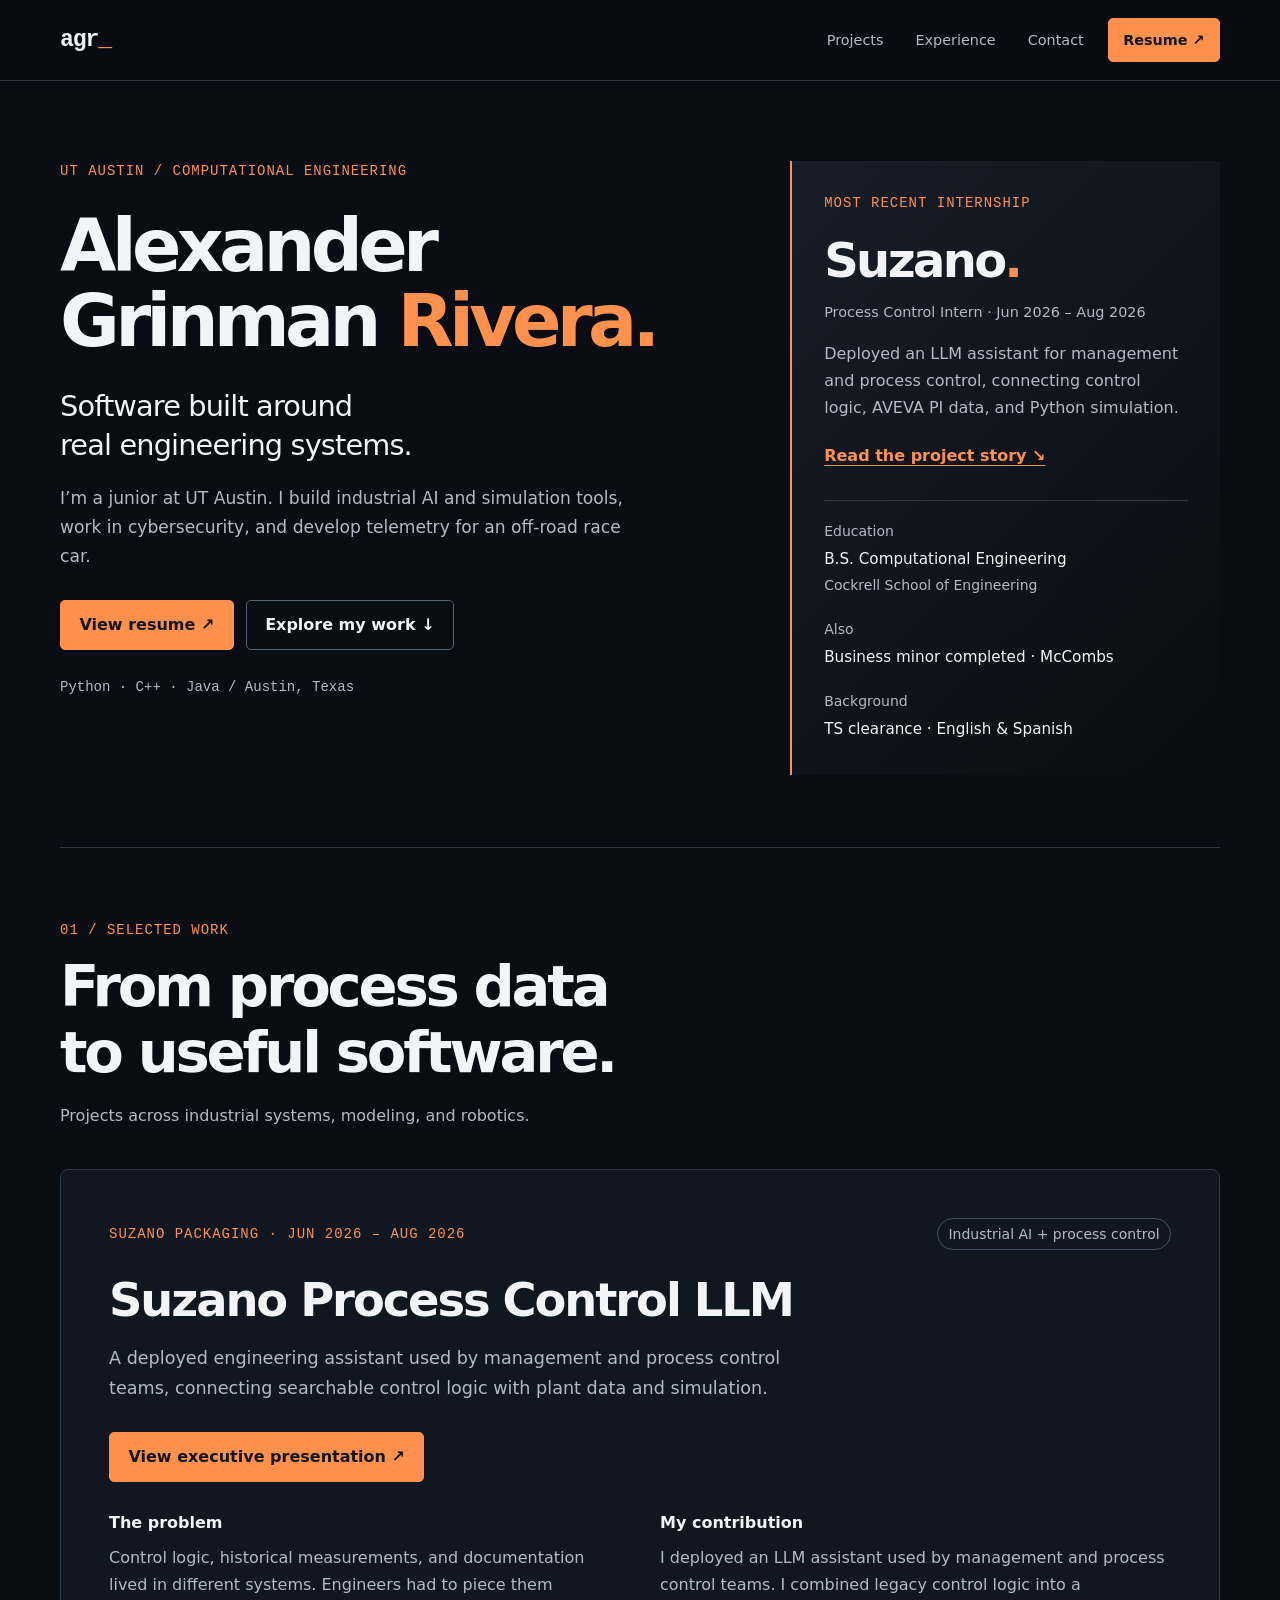
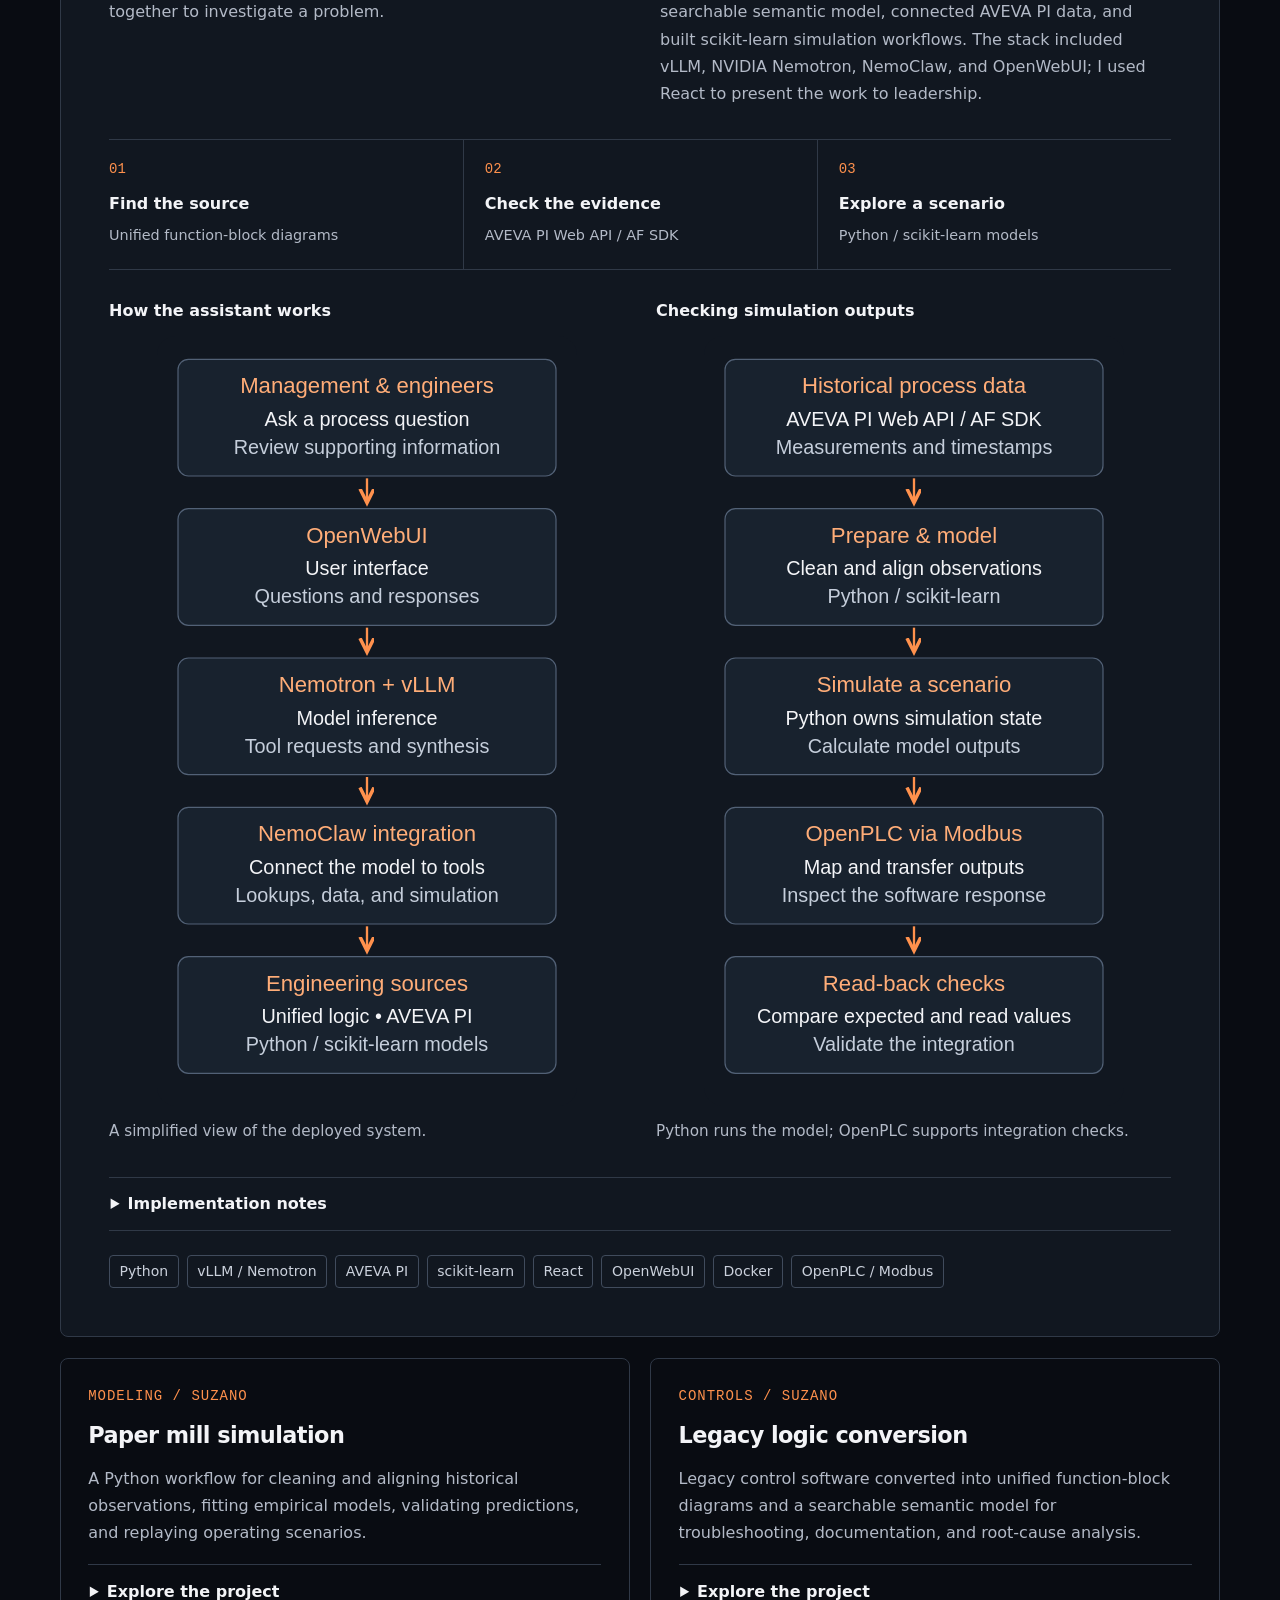
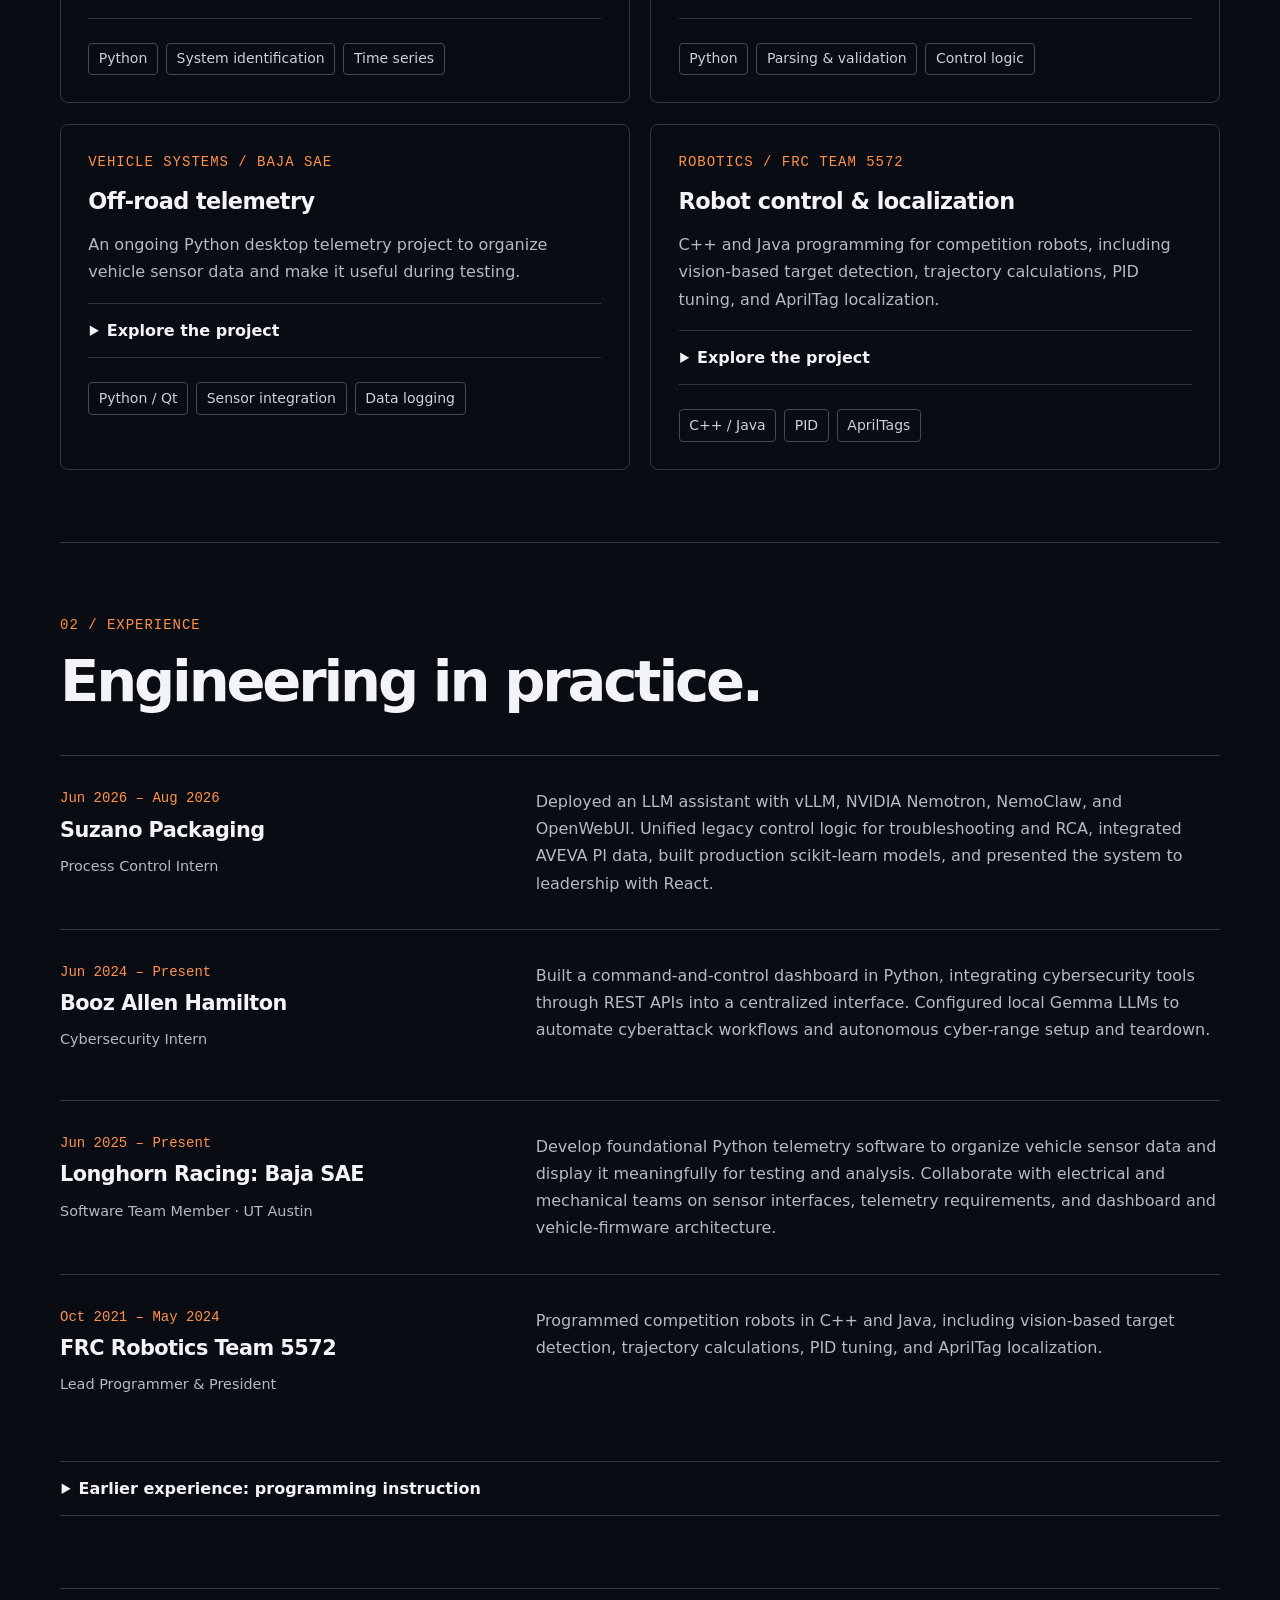
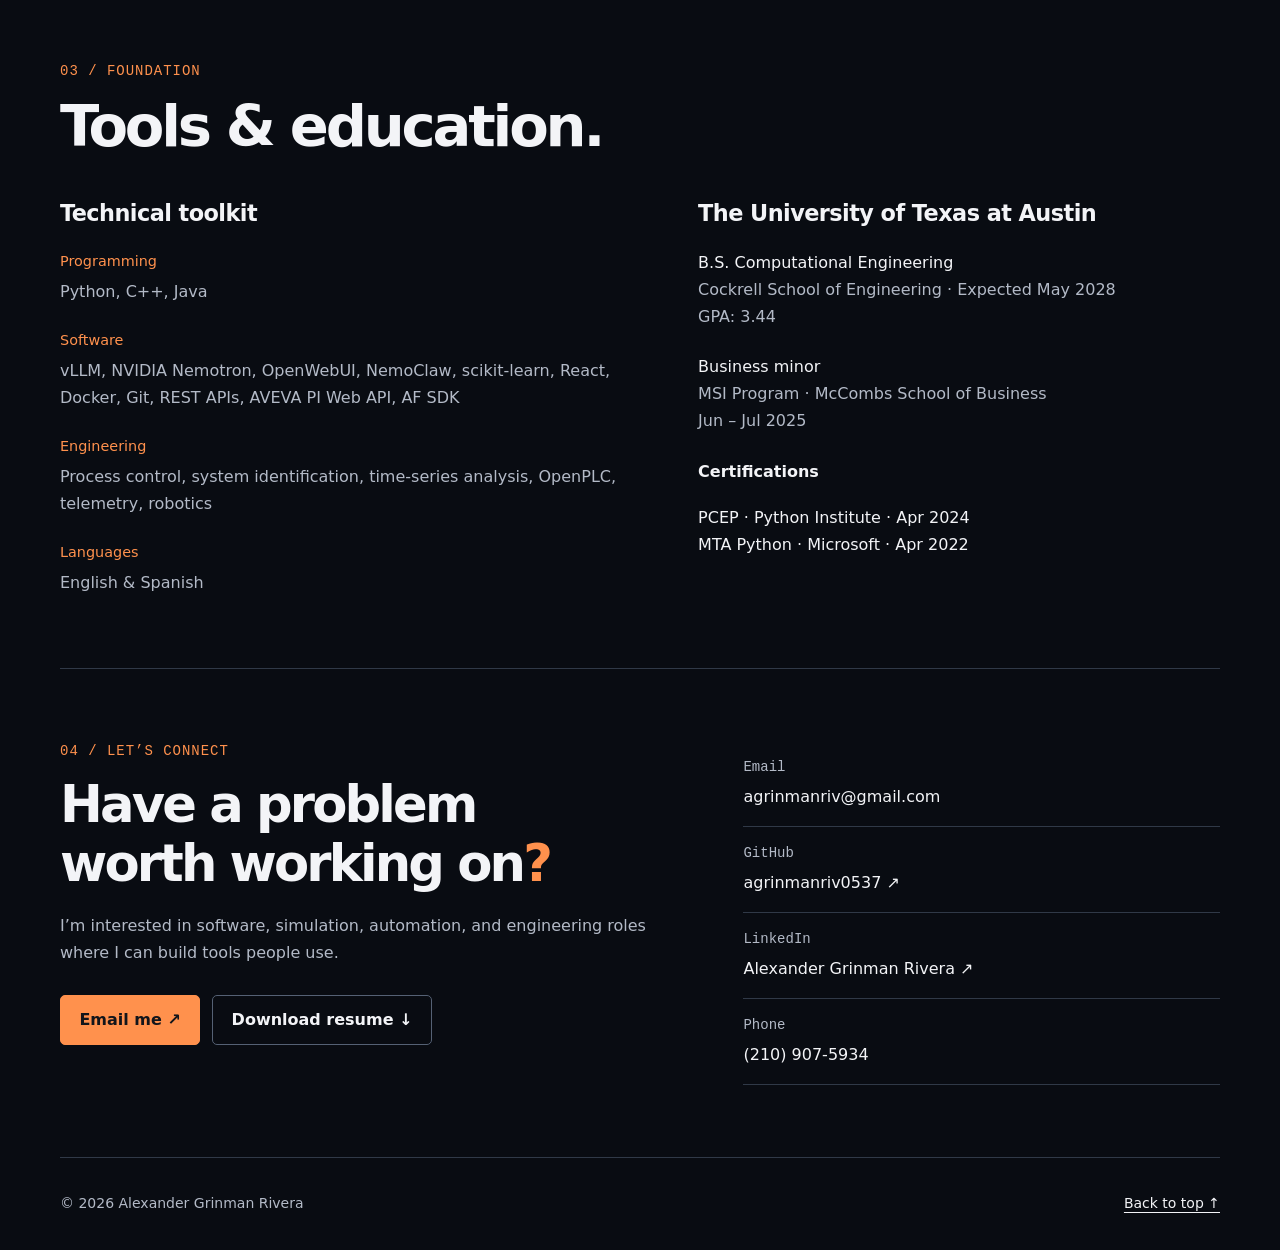
<file: index.html>
<!doctype html>
<html lang="en"><head><meta charset="utf-8"><meta name="viewport" content="width=device-width, initial-scale=1"><meta name="theme-color" content="#090c12"><meta name="description" content="Alexander Grinman Rivera, UT Austin computational engineering junior. Industrial AI and simulation at Suzano, cybersecurity, and vehicle telemetry. Explore projects and download his resume."><link rel="canonical" href="https://agrinmanriv0537.github.io/"><link rel="icon" href="favicon.ico"><link rel="stylesheet" href="styles.css"><title>Alexander Grinman Rivera | Computational Engineering</title></head>
<body id="top"><canvas id="ascii-field" aria-hidden="true"></canvas><a class="skip" href="#main">Skip to content</a>
<header><nav class="wrap nav" aria-label="Main navigation"><a class="logo" href="#top" aria-label="Alexander Grinman Rivera, home">agr<span>_</span></a><div class="nav-links"><a href="#projects">Projects</a><a href="#experience">Experience</a><a href="#contact">Contact</a></div><a class="button compact" href="Alexander-Grinman-Rivera-Resume.pdf">Resume ↗<span class="sr-only"> (PDF)</span></a></nav></header>
<main id="main"><section class="hero wrap" aria-labelledby="intro-title"><div><p class="eyebrow">UT Austin / Computational Engineering</p><h1 id="intro-title">Alexander<br>Grinman <span>Rivera.</span></h1><p class="hero-line">Software built around<br class="desktop-break"> real engineering systems.</p><p class="lede">I’m a junior at UT Austin. I build industrial AI and simulation tools, work in cybersecurity, and develop telemetry for an off-road race car.</p><div class="actions"><a class="button" href="Alexander-Grinman-Rivera-Resume.pdf">View resume ↗</a><a class="button secondary" href="#projects">Explore my work ↓</a></div><p class="hero-meta">Python · C++ · Java / Austin, Texas</p></div>
<aside class="hero-aside" aria-label="Background at a glance"><p class="eyebrow">Most recent internship</p><h2>Suzano<span class="accent">.</span></h2><p class="role">Process Control Intern · Jun 2026 – Aug 2026</p><p>Deployed an LLM assistant for management and process control, connecting control logic, AVEVA PI data, and Python simulation.</p><a class="text-link" href="#suzano">Read the project story ↘</a><dl class="facts"><div><dt>Education</dt><dd>B.S. Computational Engineering<br><span>Cockrell School of Engineering</span></dd></div><div><dt>Also</dt><dd>Business minor completed · McCombs</dd></div><div><dt>Background</dt><dd>TS clearance · English &amp; Spanish</dd></div></dl></aside></section>
<section class="section wrap" id="projects" aria-labelledby="projects-title"><div class="section-heading"><p class="eyebrow">01 / Selected work</p><h2 id="projects-title">From process data<br>to useful software.</h2><p>Projects across industrial systems, modeling, and robotics.</p></div>
<article class="feature" id="suzano"><div class="feature-top"><p class="eyebrow">Suzano Packaging · Jun 2026 – Aug 2026</p><span class="tag">Industrial AI + process control</span></div><h3>Suzano Process Control LLM</h3><p class="project-intro">A deployed engineering assistant used by management and process control teams, connecting searchable control logic with plant data and simulation.</p>
<div class="actions"><a class="button" href="presentations/millsight-executive.html" target="_blank" rel="noopener">View executive presentation ↗<span class="sr-only"> (opens in a new tab)</span></a></div>
<div class="story-grid"><div><h4>The problem</h4><p>Control logic, historical measurements, and documentation lived in different systems. Engineers had to piece them together to investigate a problem.</p></div><div><h4>My contribution</h4><p>I deployed an LLM assistant used by management and process control teams. I combined legacy control logic into a searchable semantic model, connected AVEVA PI data, and built scikit-learn simulation workflows. The stack included vLLM, NVIDIA Nemotron, NemoClaw, and OpenWebUI; I used React to present the work to leadership.</p></div></div>

<div class="pipeline" aria-label="System workflow"><div><span>01</span><strong>Find the source</strong><p>Unified function-block diagrams</p></div><div><span>02</span><strong>Check the evidence</strong><p>AVEVA PI Web API / AF SDK</p></div><div><span>03</span><strong>Explore a scenario</strong><p>Python / scikit-learn models</p></div></div>
<div class="technical-visuals"><figure><h4>How the assistant works</h4><img src="assets/assistant-architecture.svg" width="360" height="660" loading="lazy" alt="Questions pass through OpenWebUI and Nemotron served by vLLM to tools for control logic, historian data, and simulation."><figcaption>A simplified view of the deployed system.</figcaption></figure><figure><h4>Checking simulation outputs</h4><img src="assets/simulation-validation.svg" width="360" height="660" loading="lazy" alt="Historian data feeds Python and scikit-learn models; calculated outputs pass to OpenPLC over Modbus and are checked by reading them back."><figcaption>Python runs the model; OpenPLC supports integration checks.</figcaption></figure></div><details><summary>Implementation notes</summary><div class="detail"><ul><li><strong>Keep evidence traceable.</strong> Preserve source identity and make ambiguous or missing results explicit.</li><li><strong>Separate observations from predictions.</strong> PI supplies process observations; Python owns model state, time, and scenario results. OpenPLC supports output visualization and read-back checks over Modbus.</li><li><strong>Account for missing data.</strong> Quality and coverage checks prevent incomplete scans from being presented as complete assessments.</li><li><strong>Keep the interface responsive.</strong> Bound expensive background work and expose errors and timeouts.</li><li><strong>Validate each layer.</strong> Use synthetic tests, held-out model validation, and read-back checks for different types of correctness.</li></ul></div></details>
<ul class="pills"><li>Python</li><li>vLLM / Nemotron</li><li>AVEVA PI</li><li>scikit-learn</li><li>React</li><li>OpenWebUI</li><li>Docker</li><li>OpenPLC / Modbus</li></ul></article>
<div class="project-grid"><article class="project"><p class="eyebrow">Modeling / Suzano</p><h3>Paper mill simulation</h3><p>A Python workflow for cleaning and aligning historical observations, fitting empirical models, validating predictions, and replaying operating scenarios.</p><details><summary>Explore the project</summary><div class="detail"><p>Historical inputs pass through quality checks, time alignment, and feature construction before model fitting. Held-out validation and replay help assess model behavior. Python produces simulation frames; selected values are synchronized to OpenPLC for visualization and read-back verification.</p></div></details><ul class="pills"><li>Python</li><li>System identification</li><li>Time series</li></ul></article><article class="project"><p class="eyebrow">Controls / Suzano</p><h3>Legacy logic conversion</h3><p>Legacy control software converted into unified function-block diagrams and a searchable semantic model for troubleshooting, documentation, and root-cause analysis.</p><details><summary>Explore the project</summary><div class="detail"><p>Parse controller exports into normalized records, generate review artifacts, and validate links, source identity, and output accounting. Legacy-logic-to-OpenPLC work also supports function-block visualization and isolated validation.</p></div></details><ul class="pills"><li>Python</li><li>Parsing &amp; validation</li><li>Control logic</li></ul></article><article class="project"><p class="eyebrow">Vehicle systems / Baja SAE</p><h3>Off-road telemetry</h3><p>An ongoing Python desktop telemetry project to organize vehicle sensor data and make it useful during testing.</p><details><summary>Explore the project</summary><div class="detail"><p>I work with mechanical and electrical teammates on telemetry requirements and the dashboard/firmware interface. The rebuild is planned around PySide6 and PyQtGraph, with live data and recorded-session replay behind a shared data-source interface.</p></div></details><ul class="pills"><li>Python / Qt</li><li>Sensor integration</li><li>Data logging</li></ul></article><article class="project"><p class="eyebrow">Robotics / FRC Team 5572</p><h3>Robot control &amp; localization</h3><p>C++ and Java programming for competition robots, including vision-based target detection, trajectory calculations, PID tuning, and AprilTag localization.</p><details><summary>Explore the project</summary><div class="detail"><p>As lead programmer and president, I combined hands-on software development with team leadership. My work included converting projects from C++ to Java and integrating visual data with robot positioning and control.</p></div></details><ul class="pills"><li>C++ / Java</li><li>PID</li><li>AprilTags</li></ul></article></div></section>
<section class="section wrap" id="experience" aria-labelledby="experience-title"><div class="section-heading"><p class="eyebrow">02 / Experience</p><h2 id="experience-title">Engineering in practice.</h2></div><article class="experience"><div><p class="eyebrow">Jun 2026 – Aug 2026</p><h3>Suzano Packaging</h3><p class="role">Process Control Intern</p></div><p>Deployed an LLM assistant with vLLM, NVIDIA Nemotron, NemoClaw, and OpenWebUI. Unified legacy control logic for troubleshooting and RCA, integrated AVEVA PI data, built production scikit-learn models, and presented the system to leadership with React.</p></article><article class="experience"><div><p class="eyebrow">Jun 2024 – Present</p><h3>Booz Allen Hamilton</h3><p class="role">Cybersecurity Intern</p></div><p>Built a command-and-control dashboard in Python, integrating cybersecurity tools through REST APIs into a centralized interface. Configured local Gemma LLMs to automate cyberattack workflows and autonomous cyber-range setup and teardown.</p></article><article class="experience"><div><p class="eyebrow">Jun 2025 – Present</p><h3>Longhorn Racing: Baja SAE</h3><p class="role">Software Team Member · UT Austin</p></div><p>Develop foundational Python telemetry software to organize vehicle sensor data and display it meaningfully for testing and analysis. Collaborate with electrical and mechanical teams on sensor interfaces, telemetry requirements, and dashboard and vehicle-firmware architecture.</p></article><article class="experience"><div><p class="eyebrow">Oct 2021 – May 2024</p><h3>FRC Robotics Team 5572</h3><p class="role">Lead Programmer &amp; President</p></div><p>Programmed competition robots in C++ and Java, including vision-based target detection, trajectory calculations, PID tuning, and AprilTag localization.</p></article><details class="earlier"><summary>Earlier experience: programming instruction</summary><div class="detail"><h3>iCode · Programming Instructor</h3><p>Sep 2023 – May 2024</p><p>Developed and delivered programming lessons covering data structures and object-oriented programming, using interactive methods to make technical ideas understandable.</p></div></details></section>
<section class="section wrap" id="skills" aria-labelledby="skills-title"><div class="section-heading"><p class="eyebrow">03 / Foundation</p><h2 id="skills-title">Tools &amp; education.</h2></div><div class="foundation-grid"><div><h3>Technical toolkit</h3><dl class="toolkit"><div><dt>Programming</dt><dd>Python, C++, Java</dd></div><div><dt>Software</dt><dd>vLLM, NVIDIA Nemotron, OpenWebUI, NemoClaw, scikit-learn, React, Docker, Git, REST APIs, AVEVA PI Web API, AF SDK</dd></div><div><dt>Engineering</dt><dd>Process control, system identification, time-series analysis, OpenPLC, telemetry, robotics</dd></div><div><dt>Languages</dt><dd>English &amp; Spanish</dd></div></dl></div><div class="education"><h3>The University of Texas at Austin</h3><p>B.S. Computational Engineering<br><span class="muted">Cockrell School of Engineering · Expected May 2028<br>GPA: 3.44</span></p><p>Business minor<br><span class="muted">MSI Program · McCombs School of Business<br>Jun – Jul 2025</span></p><h4>Certifications</h4><p class="muted">PCEP · Python Institute · Apr 2024<br>MTA Python · Microsoft · Apr 2022</p></div></div></section>
<section class="contact wrap" id="contact" aria-labelledby="contact-title"><div><p class="eyebrow">04 / Let’s connect</p><h2 id="contact-title">Have a problem<br>worth working on<span class="accent">?</span></h2><p>I’m interested in software, simulation, automation, and engineering roles where I can build tools people use.</p><div class="actions"><a class="button" href="mailto:agrinmanriv@gmail.com">Email me ↗</a><a class="button secondary" href="Alexander-Grinman-Rivera-Resume.pdf" download>Download resume ↓</a></div></div><div class="contact-links"><a href="mailto:agrinmanriv@gmail.com"><span>Email</span>agrinmanriv@gmail.com</a><a href="https://github.com/agrinmanriv0537"><span>GitHub</span>agrinmanriv0537 ↗</a><a href="https://www.linkedin.com/in/alexander-grinman-rivera-a6902721a/"><span>LinkedIn</span>Alexander Grinman Rivera ↗</a><a href="tel:+12109075934"><span>Phone</span>(210) 907-5934</a></div></section></main><footer class="wrap"><p>© 2026 Alexander Grinman Rivera</p><a href="#top">Back to top ↑</a></footer><script src="cursor-effect.js" defer></script></body></html>
</file>
<file: styles.css>
:root{color-scheme:dark;--bg:#090c12;--surface:#111720;--text:#f3f4f7;--muted:#b3bac7;--accent:#ff914d;--line:#303947;--sans:Inter,ui-sans-serif,system-ui,-apple-system,BlinkMacSystemFont,"Segoe UI",sans-serif;--mono:ui-monospace,SFMono-Regular,Consolas,monospace}
*{box-sizing:border-box}html{scroll-behavior:smooth;scroll-padding-top:7rem}body{margin:0;background:var(--bg);color:var(--text);font:1rem/1.7 var(--sans)}a{color:inherit;text-underline-offset:.25em}a:hover{color:var(--accent)}a,summary{-webkit-tap-highlight-color:transparent}a:focus-visible,summary:focus-visible{outline:3px solid var(--accent);outline-offset:5px}::selection{background:var(--accent);color:var(--bg)}.wrap{width:min(100% - 3rem,1160px);margin-inline:auto}p,h1,h2,h3,h4,dl{margin:0}p+p{margin-top:1rem}h1,h2,h3,h4{line-height:1.15}h2{font-size:clamp(2rem,4.5vw,3.75rem);letter-spacing:-.055em}h3{font-size:1.4rem;letter-spacing:-.025em}h4{font-size:1rem}p{color:var(--muted)}.accent,.logo span{color:var(--accent)}.muted{color:var(--muted)}.eyebrow{font:.875rem/1.5 var(--mono);letter-spacing:.07em;text-transform:uppercase;color:var(--accent)}.sr-only{position:absolute;width:1px;height:1px;padding:0;margin:-1px;overflow:hidden;clip:rect(0,0,0,0);white-space:nowrap;border:0}.skip{position:fixed;top:-6rem;left:1rem;padding:.75rem 1rem;z-index:100;background:var(--accent);color:var(--bg)}.skip:focus{top:1rem}
header{position:sticky;top:0;z-index:10;background:#090c12f5;border-bottom:1px solid var(--line)}.nav{display:flex;align-items:center;justify-content:space-between;gap:1.5rem;min-height:80px;padding-block:.65rem}.logo{font:700 1.45rem var(--mono);text-decoration:none;letter-spacing:-.05em}.nav-links{display:flex;gap:2rem;margin-left:auto}.nav-links a{display:flex;align-items:center;min-height:44px;font-size:.9rem;color:var(--muted);text-decoration:none}.nav-links a:hover{color:var(--text)}.button{display:inline-flex;justify-content:center;align-items:center;gap:1rem;min-height:48px;padding:.8rem 1.15rem;background:var(--accent);color:#12151b;border:1px solid var(--accent);border-radius:5px;text-decoration:none;font-weight:650;font-size:1rem;line-height:1.4;transition:background .15s,border-color .15s}.button:hover{background:#ffad78;border-color:#ffad78;color:#090c12}.button.secondary{background:transparent;color:var(--text);border-color:#556174}.button.secondary:hover{border-color:var(--accent);color:var(--accent)}.button.compact{padding:.6rem .9rem;min-height:44px;font-size:.9rem}.actions{display:flex;flex-wrap:wrap;gap:.75rem;margin-top:1.8rem}.text-link{display:inline-flex;align-items:center;gap:.7rem;min-height:44px;color:var(--accent);font-weight:600}
.hero{display:grid;grid-template-columns:minmax(0,1.55fr) minmax(0,1fr);gap:4rem;padding-block:5rem 4.5rem}.hero h1{font-size:clamp(3rem,5.7vw,5.25rem);font-weight:650;line-height:1.04;letter-spacing:-.065em;margin-top:1.6rem}.hero h1 span{color:var(--accent)}.hero-line{font-size:clamp(1.3rem,2.3vw,1.8rem);line-height:1.35;color:var(--text);letter-spacing:-.03em;margin-top:1.75rem}.lede{font-size:1.07rem;max-width:37rem;margin-top:1.2rem}.hero-meta{font:.875rem/1.6 var(--mono);margin-top:1.6rem}.hero-aside{align-self:center;padding:2rem;border-left:2px solid var(--accent);background:linear-gradient(135deg,#171d27,var(--bg))}.hero-aside h2{margin-top:1.2rem;font-size:3rem}.role{margin:.7rem 0 1rem;font-size:.9rem}.hero-aside .text-link{margin-top:.75rem}.facts{margin-top:1.4rem;border-top:1px solid var(--line)}.facts div{padding-top:1.2rem}.facts dt{font-size:.875rem;color:var(--muted)}.facts dd{margin:.2rem 0 0;font-size:.95rem}.facts dd span{color:var(--muted);font-size:.875rem}
.section{padding-block:4.5rem;border-top:1px solid var(--line)}.section-heading{margin-bottom:2.5rem}.section-heading h2{margin-top:.8rem}.section-heading>p:last-child:not(.eyebrow){margin-top:1rem}.feature{background:var(--surface);padding:clamp(1.25rem,4vw,3rem);border:1px solid var(--line);border-radius:8px}.feature-top{display:flex;justify-content:space-between;align-items:center;gap:1rem;flex-wrap:wrap;margin-bottom:1.5rem}.tag{color:var(--muted);font-size:.875rem;border:1px solid #455064;border-radius:30px;padding:.2rem .65rem}.feature h3{font-size:clamp(1.9rem,4vw,2.9rem);letter-spacing:-.045em}.project-intro{font-size:1.1rem;max-width:44rem;margin-top:1rem}.story-grid{display:grid;grid-template-columns:1fr 1fr;gap:2.5rem;margin-top:2rem}.story-grid p{margin-top:.7rem}.numbers{display:flex;gap:3rem;flex-wrap:wrap;margin-block:2rem}.numbers div{display:flex;flex-direction:column}.numbers strong{font-size:2.4rem;line-height:1.2;font-weight:500;letter-spacing:-.04em;color:var(--accent)}.numbers span{font-size:.875rem;color:var(--muted);margin-top:.4rem}.pipeline{display:grid;grid-template-columns:repeat(3,minmax(0,1fr));border-block:1px solid var(--line);margin-block:2rem}.pipeline>div{padding:1.3rem 1rem 1.3rem 0}.pipeline>div+div{border-left:1px solid var(--line);padding-left:1.3rem}.pipeline span{display:block;font:.875rem var(--mono);color:var(--accent);margin-bottom:.8rem}.pipeline strong{display:block;font-size:1rem}.pipeline p{font-size:.9rem;margin-top:.4rem}.project-note{font-size:.875rem;margin-top:1.3rem;max-width:52rem}.pills{display:flex;flex-wrap:wrap;list-style:none;gap:.5rem;margin:1.5rem 0 0;padding:0}.pills li{border:1px solid #404b5c;border-radius:4px;padding:.3rem .6rem;color:#cbd1dc;font-size:.875rem;line-height:1.5}.project-grid{display:grid;grid-template-columns:repeat(2,minmax(0,1fr));gap:1.3rem;margin-top:1.3rem}.project{padding:1.7rem;border:1px solid var(--line);border-radius:8px}.project h3{margin-block:1rem}.project details{margin-top:1.1rem}details{border-block:1px solid var(--line)}summary{cursor:pointer;min-height:48px;padding:.8rem .1rem;font-weight:600;font-size:1rem;color:var(--text)}summary:hover{color:var(--accent)}.detail{padding:.3rem 0 1.3rem}.detail ul{margin:0;padding-left:1.25rem;color:var(--muted)}.detail li+li{margin-top:.8rem}.detail strong{color:var(--text)}.detail p,.detail h3{margin-top:.75rem}
.experience{display:grid;grid-template-columns:minmax(0,1fr) minmax(0,1.6fr);gap:3rem;padding:2rem 0;border-top:1px solid var(--line)}.experience h3{font-size:1.3rem;margin-top:.6rem}.experience .eyebrow{font-size:.875rem;letter-spacing:0;text-transform:none}.earlier{margin-top:1rem}.foundation-grid{display:grid;grid-template-columns:1.1fr 1fr;gap:4rem}.toolkit div{margin-top:1.4rem}.toolkit dt{color:var(--accent);font-size:.9rem;margin-bottom:.3rem}.toolkit dd{margin:0;color:var(--muted)}.education>p{margin-top:1.4rem;color:var(--text)}.education h4{margin-top:1.8rem}.contact{display:grid;grid-template-columns:1.3fr 1fr;gap:4rem;padding-block:4.5rem;border-top:1px solid var(--line)}.contact h2{margin-top:.8rem;font-size:clamp(2rem,4vw,3.2rem)}.contact>div>p:not(.eyebrow){margin-top:1.2rem;max-width:37rem}.contact-links{align-self:center}.contact-links a{display:block;overflow-wrap:anywhere;padding:1rem 0;text-decoration:none;border-bottom:1px solid var(--line);font-size:1rem}.contact-links a span{display:block;color:var(--muted);font:.875rem/1.5 var(--mono);margin-bottom:.3rem}footer{display:flex;gap:1rem;justify-content:space-between;align-items:center;border-top:1px solid var(--line);padding-block:1.5rem;font-size:.875rem}footer a{min-height:44px;display:flex;align-items:center}
@media(max-width:900px){.hero{grid-template-columns:1fr;gap:2.5rem;padding-block:3rem}.hero h1{font-size:clamp(3rem,8.7vw,4.5rem)}.facts{display:grid;grid-template-columns:repeat(3,minmax(0,1fr));gap:1rem}.section{padding-block:3.5rem}.contact{gap:2rem}.nav-links{gap:1.2rem}.foundation-grid{gap:2rem}}
@media(max-width:620px){html{scroll-padding-top:9rem}.wrap{width:calc(100% - 2.5rem)}.nav{gap:.5rem;flex-wrap:wrap;padding-block:.7rem}.logo{order:0}.nav>.button{order:1;margin-left:auto}.nav-links{order:2;width:100%;justify-content:space-between;margin-left:0;gap:.5rem}.nav-links a{font-size:.9rem;min-height:44px}.hero{padding-block:2.25rem 2.75rem}.hero h1{font-size:clamp(2.5rem,10vw,3.6rem);margin-top:1.3rem;letter-spacing:-.06em}.hero .eyebrow{font-size:.8125rem}.desktop-break{display:none}.hero-line{margin-top:1.4rem}.hero-aside{padding:1.5rem}.hero-aside h2{font-size:2.4rem}.facts{grid-template-columns:1fr;gap:0}.story-grid,.project-grid,.experience,.foundation-grid,.contact{grid-template-columns:1fr;gap:1.5rem}.feature-top{align-items:flex-start}.feature-top .eyebrow{font-size:.8125rem}.pipeline{grid-template-columns:1fr;margin-block:1.5rem}.pipeline>div{padding:1.1rem 0}.pipeline>div+div{border-left:0;border-top:1px solid var(--line);padding-left:0}.pipeline span{margin-bottom:.45rem}.numbers{gap:1.25rem 2rem}.numbers strong{font-size:2rem}.project{padding:1.3rem}.section{padding-block:2.75rem}.section-heading{margin-bottom:1.7rem}.experience{padding-block:1.5rem;gap:1rem}.contact{padding-block:3rem}footer{align-items:flex-start;flex-direction:column;gap:.3rem}.actions>.button{flex:1 1 12rem}.hero-meta{font-size:.8125rem}.foundation-grid{gap:2.5rem}}
@media(prefers-reduced-motion:reduce){html{scroll-behavior:auto}*{transition:none!important}}
@media print{:root{color-scheme:light;--bg:#fff;--surface:#fff;--text:#111;--muted:#333;--accent:#111;--line:#aaa}header,.skip,.actions,footer{display:none}.wrap{width:100%}.hero,.contact{display:block;padding-block:1rem}.hero-aside{background:none;margin-top:1rem}.hero h1{font-size:32pt}.hero-line{font-size:16pt}.section{padding-block:1.5rem}h2{font-size:24pt}.feature{padding:1rem}.feature h3{font-size:20pt}.project,.experience{break-inside:avoid}.pills li{color:#333}.facts{display:block}.contact-links{margin-top:1rem}a{color:#111}}

#ascii-field{position:fixed;inset:0;z-index:0;width:100%;height:100%;pointer-events:none}main,footer{position:relative;z-index:1}@media(pointer:coarse),(prefers-reduced-motion:reduce){#ascii-field{display:none}}

.technical-visuals{display:grid;grid-template-columns:repeat(2,minmax(0,1fr));gap:2rem;margin-block:2rem}.technical-visuals figure{margin:0;min-width:0}.technical-visuals h4{margin-bottom:1rem}.technical-visuals img{display:block;width:100%;max-width:420px;height:auto;margin-inline:auto}.technical-visuals figcaption{font-size:.95rem;margin-top:.8rem;color:var(--muted)}@media(max-width:650px){.technical-visuals{grid-template-columns:1fr;gap:2rem}}
</file>
